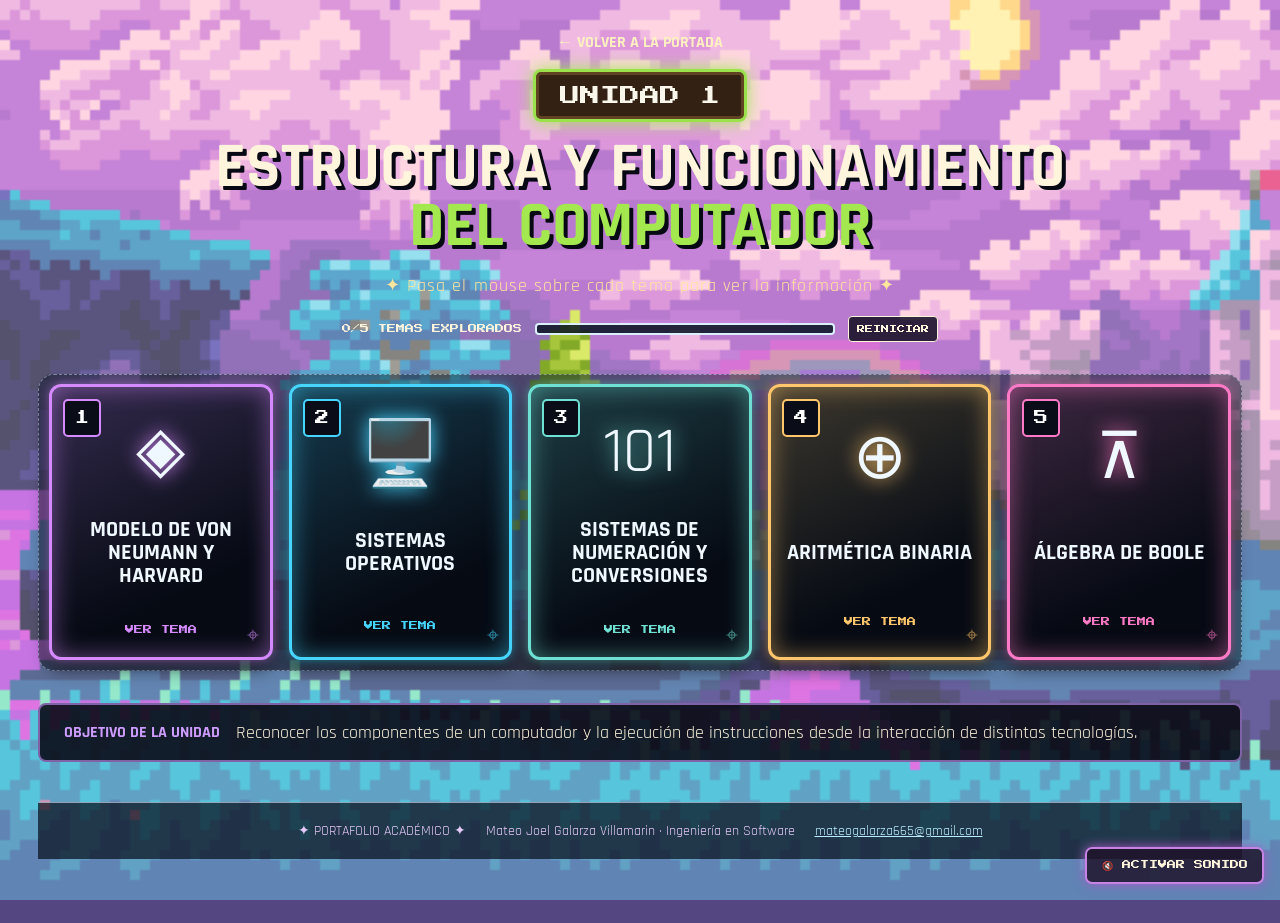
<file: unidad-1.html>
<!doctype html><html lang="es"><head><meta charset="UTF-8"><meta name="viewport" content="width=device-width,initial-scale=1.0"><title>Unidad 1 | Estructura del computador</title><link rel="stylesheet" href="css/estilos.css"><link rel="stylesheet" href="css/unidades.css"></head><body><main class="unidad-pagina unidad-1-pagina"><header class="unidad-cabecera"><a class="volver" href="index.html">← VOLVER A LA PORTADA</a><p class="placa">UNIDAD 1</p><h1>Estructura y funcionamiento <strong>del computador</strong></h1><p class="instruccion">✦ Pasa el mouse sobre cada tema para ver la información ✦</p></header><section class="temas-grid" style="--columnas:5"><article class="tema" tabindex="0" style="--tema-color:#bc78ff"><div class="tema-portada"><span class="numero">1</span><span class="tema-icono">◈</span><h2>Modelo de Von Neumann y Harvard</h2><span class="tema-accion">VER TEMA</span></div><div class="tema-detalle"><span class="numero">1</span><h3>Arquitecturas</h3><p>Conoce cómo se organizan la memoria, la CPU y las entradas/salidas.</p><ul><li>Modelo de Von Neumann: una memoria para datos e instrucciones.</li><li>Modelo Harvard: memorias separadas para datos e instrucciones.</li><li>Componentes: CPU, memoria y E/S.</li></ul><p class="tema-nota">Compara sus ventajas y aplicaciones.</p></div></article><article class="tema" tabindex="0" style="--tema-color:#4dc6ff"><div class="tema-portada"><span class="numero">2</span><span class="tema-icono">🖥️</span><h2>Sistemas operativos</h2><span class="tema-accion">VER TEMA</span></div><div class="tema-detalle"><span class="numero">2</span><h3>Sistemas operativos</h3><p>Aprende cómo el software administra el hardware y sus recursos.</p><ul><li>Gestión de procesos y memoria.</li><li>Administración de archivos y dispositivos.</li><li>Interfaz entre usuario, programas y hardware.</li><li>Ejemplos: Windows, Linux y Android.</li></ul><p class="tema-nota">Identifica sus funciones principales.</p></div></article><article class="tema" tabindex="0" style="--tema-color:#94e950"><div class="tema-portada"><span class="numero">3</span><span class="tema-icono">101</span><h2>Sistemas de numeración y conversiones</h2><span class="tema-accion">VER TEMA</span></div><div class="tema-detalle"><span class="numero">3</span><h3>Numeración</h3><p>Trabaja con las bases que usa un computador para representar información.</p><ul><li>Sistema decimal, binario, octal y hexadecimal.</li><li>Conversión decimal ↔ binario.</li><li>Conversión binario ↔ octal y hexadecimal.</li><li>Lectura de valores en distintas bases.</li></ul><p class="tema-nota">Ejemplo: 25₁₀ = 11001₂.</p></div></article><article class="tema" tabindex="0" style="--tema-color:#ffb43f"><div class="tema-portada"><span class="numero">4</span><span class="tema-icono">⊕</span><h2>Aritmética binaria</h2><span class="tema-accion">VER TEMA</span></div><div class="tema-detalle"><span class="numero">4</span><h3>Operaciones binarias</h3><p>Resuelve operaciones utilizando solamente los dígitos 0 y 1.</p><ul><li>Suma binaria y acarreos.</li><li>Resta binaria.</li><li>Multiplicación binaria.</li><li>División binaria.</li></ul><p class="tema-nota">Practica operaciones paso a paso.</p></div></article><article class="tema" tabindex="0" style="--tema-color:#ff6956"><div class="tema-portada"><span class="numero">5</span><span class="tema-icono">⊼</span><h2>Álgebra de Boole</h2><span class="tema-accion">VER TEMA</span></div><div class="tema-detalle"><span class="numero">5</span><h3>Lógica digital</h3><p>Representa decisiones y circuitos mediante variables lógicas.</p><ul><li>Operadores AND, OR, NOT y XOR.</li><li>Tablas de verdad.</li><li>Expresiones booleanas.</li><li>Aplicaciones en circuitos digitales.</li></ul><p class="tema-nota">Base para diseñar sistemas digitales.</p></div></article></section><footer class="objetivo"><b>Objetivo de la unidad</b><p>Reconocer los componentes de un computador y la ejecución de instrucciones desde la interacción de distintas tecnologías.</p></footer></main><script src="js/script.js"></script></body></html>
</file>
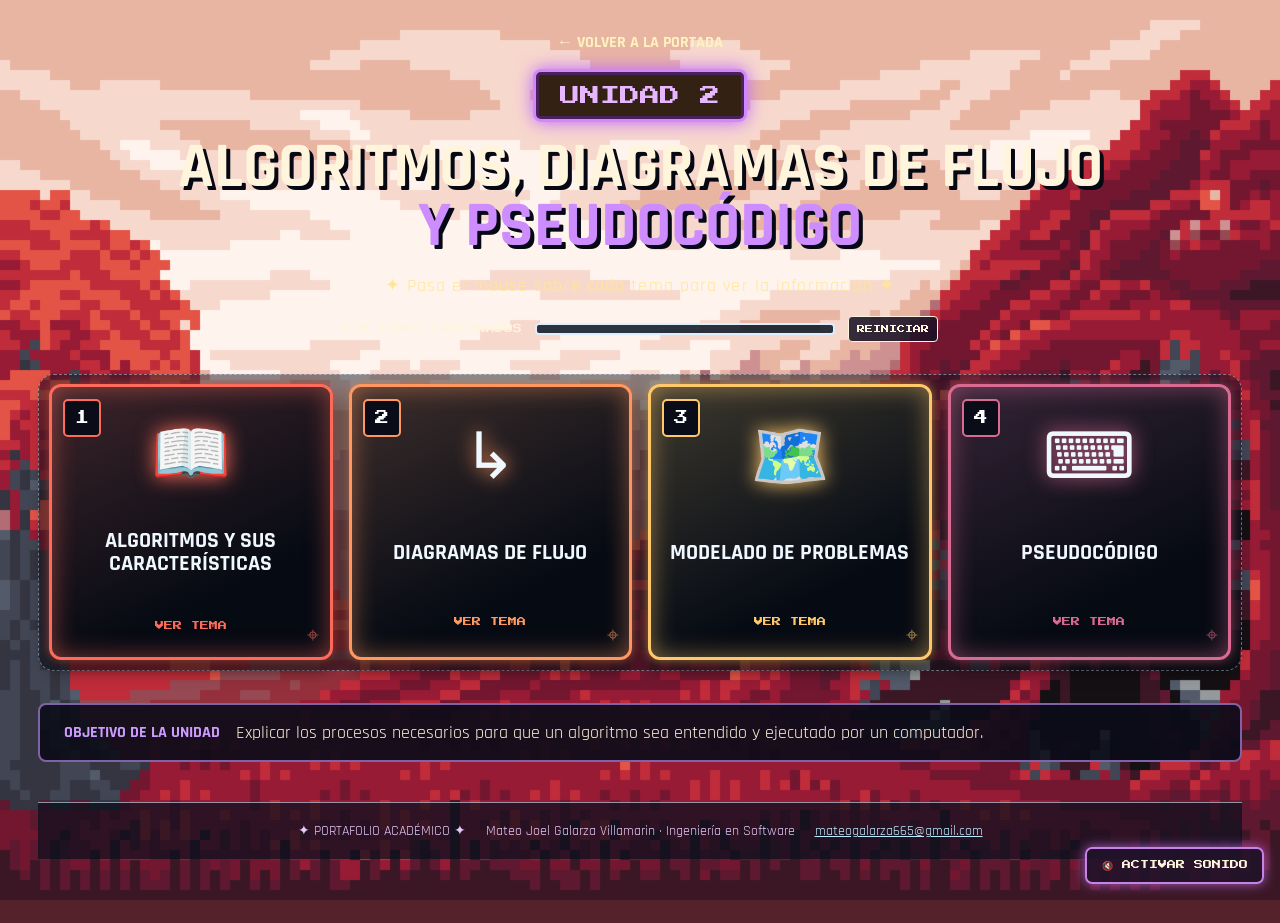
<file: unidad-2.html>
<!doctype html><html lang="es"><head><meta charset="UTF-8"><meta name="viewport" content="width=device-width,initial-scale=1.0"><title>Unidad 2 | Algoritmos</title><link rel="stylesheet" href="css/estilos.css"><link rel="stylesheet" href="css/unidades.css"></head><body><main class="unidad-pagina unidad-2-pagina"><header class="unidad-cabecera"><a class="volver" href="index.html">← VOLVER A LA PORTADA</a><p class="placa">UNIDAD 2</p><h1>Algoritmos, diagramas de flujo <strong>y pseudocódigo</strong></h1><p class="instruccion">✦ Pasa el mouse sobre cada tema para ver la información ✦</p></header><section class="temas-grid" style="--columnas:4"><article class="tema" tabindex="0" style="--tema-color:#d084ff"><div class="tema-portada"><span class="numero">1</span><span class="tema-icono">📖</span><h2>Algoritmos y sus características</h2><span class="tema-accion">VER TEMA</span></div><div class="tema-detalle"><span class="numero">1</span><h3>Algoritmos</h3><p>Un algoritmo es una secuencia de pasos para resolver un problema.</p><ul><li>Preciso y definido.</li><li>Finito y ordenado.</li><li>Efectivo y comprensible.</li><li>Representación y ejemplos cotidianos.</li></ul><p class="tema-nota">La base antes de programar.</p></div></article><article class="tema" tabindex="0" style="--tema-color:#4ac9ff"><div class="tema-portada"><span class="numero">2</span><span class="tema-icono">↳</span><h2>Diagramas de flujo</h2><span class="tema-accion">VER TEMA</span></div><div class="tema-detalle"><span class="numero">2</span><h3>Diagramas de flujo</h3><p>Representa visualmente los pasos y decisiones de un algoritmo.</p><ul><li>Símbolos de inicio, proceso y decisión.</li><li>Entradas y salidas de datos.</li><li>Conexiones y dirección del flujo.</li><li>Construcción de diagramas claros.</li></ul><p class="tema-nota">Convierte ideas en una secuencia visual.</p></div></article><article class="tema" tabindex="0" style="--tema-color:#a4e853"><div class="tema-portada"><span class="numero">3</span><span class="tema-icono">🗺️</span><h2>Modelado de problemas</h2><span class="tema-accion">VER TEMA</span></div><div class="tema-detalle"><span class="numero">3</span><h3>Modelado</h3><p>Utiliza diagramas como herramienta para analizar situaciones reales.</p><ul><li>Identificación del problema.</li><li>Abstracción de datos y procesos.</li><li>Análisis paso a paso.</li><li>Validación de la solución propuesta.</li></ul><p class="tema-nota">Modela antes de construir la solución.</p></div></article><article class="tema" tabindex="0" style="--tema-color:#ffb347"><div class="tema-portada"><span class="numero">4</span><span class="tema-icono">⌨</span><h2>Pseudocódigo</h2><span class="tema-accion">VER TEMA</span></div><div class="tema-detalle"><span class="numero">4</span><h3>Pseudocódigo</h3><p>Escribe algoritmos con palabras estructuradas, sin depender de un lenguaje.</p><ul><li>Inicio y fin.</li><li>Lectura y salida de datos.</li><li>Procesos y asignaciones.</li><li>Reglas para una redacción clara.</li></ul><p class="tema-nota">Prepara el algoritmo para programarlo.</p></div></article></section><footer class="objetivo"><b>Objetivo de la unidad</b><p>Explicar los procesos necesarios para que un algoritmo sea entendido y ejecutado por un computador.</p></footer></main><script src="js/script.js"></script></body></html>
</file>
<file: css/estilos.css>
@import url('https://fonts.googleapis.com/css2?family=Press+Start+2P&family=Rajdhani:wght@500;600;700&display=swap');

:root { color: #fff4dc; background: #1c0710; font-family: Rajdhani, sans-serif; }
* { box-sizing: border-box; }
body { min-height: 100vh; margin: 0; overflow-x: hidden; background: #1c0710 url('../assets/fondo-portada.gif') center / cover fixed no-repeat; }
.estrellas { display: none; }
.pagina { width: min(1100px, 92%); margin: 0 auto; padding: 4rem 0; }
.hero { display: flex; align-items: center; justify-content: center; gap: 2.7rem; padding: 2rem; text-align: left; }
.perfil { position: relative; flex: 0 0 190px; transition: transform .35s ease; }
.perfil::before { position: absolute; z-index: 1; top: -88px; left: 50%; width: 76px; height: 96px; content: ''; transform: translateX(-50%); background: url('../assets/mascota-perfil.gif') center / contain no-repeat; }
.perfil:hover { transform: scale(1.14) rotate(-2deg); z-index: 2; }
.perfil-foto { aspect-ratio: 1; border: 5px solid #c783e3; border-radius: 50%; background: #17213f url('../assets/foto-perfil.jpeg') 50% 35% / cover no-repeat; box-shadow: 0 0 0 5px #422d4d, 0 0 28px #a85ac7; }
.perfil-pista { display: block; margin-top: .7rem; color: #b6ff68; font: 9px 'Press Start 2P'; text-align: center; opacity: .7; }
.etiqueta, .nivel { font: 11px 'Press Start 2P'; color: #b6ff68; letter-spacing: 1px; }
h1 { margin: .6rem 0; font: 700 clamp(2rem, 6vw, 4.2rem)/.92 Rajdhani; text-transform: uppercase; text-shadow: 4px 4px #060914; }
h1 strong { color: #91de45; } .titulo > p:last-child { margin: 0; font-size: 1.25rem; color: #c6d6ed; }
.datos { display: grid; grid-template-columns: 1fr 1fr; gap: .45rem 2rem; padding: 1.5rem 2rem; border: 2px solid #62748f; border-radius: 14px; background: rgba(3, 10, 27, .8); box-shadow: inset 0 0 22px #152747, 0 0 20px #000; }
.datos p { margin: 0; font-size: 1.13rem; }.datos span { margin-right: .75rem; }.datos b { margin-right: .65rem; color: #b6ff68; text-transform: uppercase; }
.unidades { display: grid; grid-template-columns: repeat(3, 1fr); gap: 1.3rem; margin-top: 2rem; }
.tarjeta { position: relative; display: flex; min-height: 300px; padding: 1.4rem; isolation: isolate; flex-direction: column; overflow: hidden; border: 3px solid currentColor; border-radius: 12px; color: #ff75b5; text-decoration: none; background: linear-gradient(145deg, rgba(91, 25, 12, .96), rgba(25, 3, 12, .97)); box-shadow: inset 0 0 25px currentColor, 0 9px 18px #0008; transition: transform .25s, filter .25s; }
.tarjeta::before { position: absolute; inset: 0; z-index: -1; content: ''; opacity: .78; background: url('../assets/jefe-unidad-1.gif') center / contain no-repeat; transition: transform .35s; }.tarjeta:hover { transform: translateY(-10px) scale(1.025); filter: brightness(1.15); }.tarjeta:hover::before { transform: scale(1.16); }
.unidad-2 { color: #dd79ff; background: linear-gradient(145deg, #4b1337, #160313); }.unidad-2::before { background-image: url('../assets/jefe-unidad-2.gif'); }.unidad-3 { color: #8f8cff; background: linear-gradient(145deg, #20245f, #100b30); }.unidad-3::before { background-image: url('../assets/jefe-unidad-3.gif'); }
.nivel { display: inline-block; align-self: flex-start; padding: .65rem .7rem; border: 1px solid currentColor; background: #071225d9; }.icono { margin: 1.5rem 0 .5rem; font-size: 4rem; filter: drop-shadow(0 0 8px currentColor); transition: transform .25s; }.tarjeta:hover .icono { transform: rotate(-10deg) scale(1.22); }.tarjeta h2 { margin: .2rem 0; font-size: 1.8rem; }.tarjeta p { font-size: 1.08rem; }.abrir { margin-top: auto; font-weight: 700; font-size: 1.2rem; }
.unidad-3 .icono { font-size: 0; }.unidad-3 .icono::after { content: '❄'; font-size: 4rem; }
.particulas { position: absolute; inset: 0; z-index: -1; opacity: 0; background-image: radial-gradient(currentColor 1px, transparent 2px), radial-gradient(currentColor 2px, transparent 3px); background-size: 28px 28px, 64px 64px; transition: opacity .2s; }.tarjeta:hover .particulas { opacity: .9; animation: particulas 1s linear infinite; }
@keyframes particulas { from { transform: translateY(20px); } to { transform: translateY(-35px); } } @keyframes viajar { to { background-position: 52px 105px, 98px 132px; } }
@media (max-width: 720px) { .pagina { padding: 2rem 0; }.hero { flex-direction: column; gap: 1rem; text-align: center; }.perfil { flex-basis: 150px; width: 150px; }.datos, .unidades { grid-template-columns: 1fr; }.datos { gap: .6rem; }.tarjeta { min-height: 230px; } }
.pantalla-carga { position: fixed; inset: 0; z-index: 20; display: grid; place-items: center; color: #f8d6ff; background: #130d20; font: 15px 'Press Start 2P'; transition: opacity .45s ease, visibility .45s ease; }.cargado .pantalla-carga { visibility: hidden; opacity: 0; }.boton-audio { position: fixed; right: 1rem; bottom: 1rem; z-index: 10; padding: .7rem .9rem; border: 2px solid #c783e3; border-radius: 7px; color: #fff4dc; background: #20132bd9; box-shadow: 0 0 12px #a85ac7; font: 9px 'Press Start 2P'; cursor: pointer; }.boton-audio[aria-pressed='true'] { border-color: #8de5ff; box-shadow: 0 0 16px #62cbf4; }.pie-pagina { display: flex; gap: .55rem 1.25rem; justify-content: center; margin: 3rem auto 0; padding: 1.2rem; border-top: 1px solid #a85ac788; color: #e7cafa; font-size: .9rem; text-align: center; flex-wrap: wrap; }.pie-pagina a { color: #8de5ff; }.progreso-portada { margin-top: .9rem; color: currentColor; font: 8px 'Press Start 2P'; opacity: .9; }
.calificacion { display: flex; gap: .55rem; align-items: center; margin-top: .75rem; color: #ffe56e; font: 18px/1 sans-serif; text-shadow: 0 0 7px #ffbf36; }.estrellas-calificacion { color: #ffe56e; letter-spacing: 1px; }.valor-calificacion { padding: .25rem .35rem; border: 1px solid currentColor; border-radius: 4px; color: #fff8cf; font: 8px 'Press Start 2P'; }.tarjeta:hover .estrellas-calificacion { animation: brillo-estrellas .55s ease-in-out infinite alternate; }@keyframes brillo-estrellas { from { transform: translateY(0) scale(1); text-shadow: 0 0 7px #ffbf36; } to { transform: translateY(-3px) scale(1.12); text-shadow: 0 0 15px #fff2a0, 0 0 25px #ffbc32; } }
</file>
<file: css/unidades.css>
.unidad-pagina { width: min(1420px, 94%); margin: auto; padding: 2rem 0 4rem; }
body:has(.unidad-1-pagina) { background: #544681 url('../assets/fondo-unidad-1.gif') center / cover fixed no-repeat; }
body:has(.unidad-2-pagina) { background: #55212a url('../assets/fondo-unidad-2.gif') center / cover fixed no-repeat; }
body:has(.unidad-3-pagina) { background: #5d7fae url('../assets/fondo-unidad-3.gif') center / cover fixed no-repeat; }
.unidad-3-pagina .tema:nth-child(1) { --tema-color: #9be7ff !important; }
.unidad-3-pagina .tema:nth-child(2) { --tema-color: #4fc3ff !important; }
.unidad-3-pagina .tema:nth-child(3) { --tema-color: #b7d2ff !important; }
.unidad-3-pagina .tema:nth-child(4) { --tema-color: #7c9cff !important; }
.unidad-3-pagina .tema:nth-child(5) { --tema-color: #d6b9ff !important; }
.unidad-3-pagina .tema { box-shadow: inset 0 0 24px color-mix(in srgb, var(--tema-color) 48%, transparent), 0 0 12px color-mix(in srgb, var(--tema-color) 58%, transparent), 0 8px 18px #000a; }
.unidad-3-pagina .tema:hover, .unidad-3-pagina .tema:focus { box-shadow: inset 0 0 32px color-mix(in srgb, var(--tema-color) 62%, transparent), 0 0 26px var(--tema-color), 0 14px 22px #000b; }
.unidad-2-pagina .tema:nth-child(1) { --tema-color: #ff6b5a !important; }
.unidad-2-pagina .tema:nth-child(2) { --tema-color: #ff9761 !important; }
.unidad-2-pagina .tema:nth-child(3) { --tema-color: #ffc96b !important; }
.unidad-2-pagina .tema:nth-child(4) { --tema-color: #d96a91 !important; }
.unidad-2-pagina .tema { box-shadow: inset 0 0 24px color-mix(in srgb, var(--tema-color) 48%, transparent), 0 0 12px color-mix(in srgb, var(--tema-color) 58%, transparent), 0 8px 18px #000a; }
.unidad-2-pagina .tema:hover, .unidad-2-pagina .tema:focus { box-shadow: inset 0 0 32px color-mix(in srgb, var(--tema-color) 62%, transparent), 0 0 26px var(--tema-color), 0 14px 22px #000b; }
.unidad-1-pagina .tema:nth-child(1) { --tema-color: #d68aff !important; }
.unidad-1-pagina .tema:nth-child(2) { --tema-color: #45d5ff !important; }
.unidad-1-pagina .tema:nth-child(3) { --tema-color: #6fe0d4 !important; }
.unidad-1-pagina .tema:nth-child(4) { --tema-color: #ffc66b !important; }
.unidad-1-pagina .tema:nth-child(5) { --tema-color: #ff7ac6 !important; }
.unidad-1-pagina .tema { box-shadow: inset 0 0 24px color-mix(in srgb, var(--tema-color) 48%, transparent), 0 0 12px color-mix(in srgb, var(--tema-color) 58%, transparent), 0 8px 18px #000a; }
.unidad-1-pagina .tema:hover, .unidad-1-pagina .tema:focus { box-shadow: inset 0 0 32px color-mix(in srgb, var(--tema-color) 62%, transparent), 0 0 26px var(--tema-color), 0 14px 22px #000b; }
.unidad-cabecera { text-align: center; margin-bottom: 2rem; }
.volver { display: inline-block; color: #fff1c0; font-weight: 700; text-decoration: none; }
.unidad-cabecera .placa { display: table; margin: 1rem auto; padding: .85rem 1.5rem; border: 3px solid #9ae14c; border-radius: 8px; color: #f9f7eb; background: #332114; box-shadow: inset 0 0 0 3px #604322, 0 0 18px #a4eb56; font: 20px 'Press Start 2P'; }
.unidad-cabecera h1 { margin: .7rem 0; font-size: clamp(2rem, 5vw, 4.8rem); }.unidad-cabecera h1 strong { display: block; color: #a4e84f; }
.instruccion { color: #ffe69c; font-size: 1.15rem; letter-spacing: .06em; }
.temas-grid { display: grid; grid-template-columns: repeat(var(--columnas, 5), minmax(0, 1fr)); gap: 1rem; align-items: start; }
.tema { position: relative; min-height: 270px; overflow: hidden; border: 3px solid var(--tema-color); border-radius: 12px; outline: none; color: #eff7ff; background: linear-gradient(155deg, color-mix(in srgb, var(--tema-color) 22%, #07101c 78%), #060a13 72%); box-shadow: inset 0 0 20px color-mix(in srgb, var(--tema-color) 38%, transparent), 0 8px 18px #000a; transition: min-height .45s ease, transform .3s ease, box-shadow .3s ease; }
.tema:hover, .tema:focus { min-height: 510px; transform: translateY(-8px); box-shadow: inset 0 0 28px color-mix(in srgb, var(--tema-color) 52%, transparent), 0 0 20px var(--tema-color), 0 14px 22px #000b; z-index: 2; }
.tema-portada { display: grid; min-height: 270px; padding: 1rem; place-items: center; text-align: center; }.numero { position: absolute; top: .7rem; left: .7rem; display: grid; width: 38px; height: 38px; place-items: center; border: 2px solid var(--tema-color); border-radius: 5px; color: #fff; background: #0a0d18; font: 14px 'Press Start 2P'; }
.tema h2 { margin: .7rem 0; font-size: clamp(1.15rem, 1.7vw, 1.45rem); text-transform: uppercase; line-height: 1.05; }.tema-icono { font-size: 4rem; filter: drop-shadow(0 0 10px var(--tema-color)); }.tema-accion { margin: .7rem 0 0; color: var(--tema-color); font: 9px 'Press Start 2P'; }
.tema-detalle { position: absolute; inset: 0; display: flex; flex-direction: column; padding: 1rem; opacity: 0; transform: translateY(35px); pointer-events: none; background: linear-gradient(180deg, #07101cf4, color-mix(in srgb, #07101c 78%, var(--tema-color) 22%)); transition: opacity .3s ease, transform .4s ease; }.tema:hover .tema-detalle, .tema:focus .tema-detalle { opacity: 1; transform: translateY(0); pointer-events: auto; }
.tema-detalle h3 { margin: .35rem 0 .8rem 2.7rem; color: var(--tema-color); font-size: 1.22rem; text-transform: uppercase; }.tema-detalle p { margin: 0 0 .75rem; font-size: 1.05rem; line-height: 1.1; }.tema-detalle ul { margin: 0; padding-left: 1.1rem; line-height: 1.22; }.tema-detalle li { margin-bottom: .38rem; }.tema-detalle li::marker { color: var(--tema-color); }.tema-nota { margin-top: auto !important; padding-top: .75rem; color: #ffe99d; border-top: 1px solid color-mix(in srgb, var(--tema-color) 60%, transparent); font-weight: 700; }
.objetivo { display: flex; gap: 1rem; align-items: center; margin: 2rem auto 0; padding: 1rem 1.5rem; border: 2px solid #8063a6; border-radius: 8px; background: #0a0c18e6; }.objetivo b { color: #ce9cff; text-transform: uppercase; }.objetivo p { margin: 0; font-size: 1.15rem; }
.unidad-2-pagina .placa { border-color: #d187ff; color: #e6b6ff; box-shadow: inset 0 0 0 3px #4a225b, 0 0 18px #bc61ff; }.unidad-2-pagina h1 strong { color: #ce8dff; }.unidad-3-pagina .placa { border-color: #ffad45; box-shadow: inset 0 0 0 3px #663414, 0 0 18px #ff8a42; }.unidad-3-pagina h1 strong { color: #ffad45; }
@media (max-width: 1050px) { .temas-grid { grid-template-columns: repeat(2, minmax(0, 1fr)); } }.@media (max-width: 580px) { .temas-grid { grid-template-columns: 1fr; }.objetivo { align-items: flex-start; flex-direction: column; } }
.temas-grid { position: relative; padding: .6rem; border: 1px dashed #dcecff77; border-radius: 16px; background: #07101c77; }.tema::after { position: absolute; right: .65rem; bottom: .55rem; content: '⌖'; color: var(--tema-color); font-size: 1.3rem; opacity: .6; }.tema.completado::after { content: '✓'; opacity: 1; }.progreso-unidad { display: grid; grid-template-columns: auto minmax(130px, 300px) auto; gap: .8rem; align-items: center; justify-content: center; margin: 1rem 0 1.8rem; color: #fff4dc; font: 9px 'Press Start 2P'; }.barra-progreso { height: 12px; overflow: hidden; border: 2px solid #dbefff; border-radius: 4px; background: #081321d9; }.barra-progreso i { display: block; width: 0; height: 100%; background: linear-gradient(90deg, #7ee7ff, #d8b8ff); box-shadow: 0 0 12px #8de5ff; transition: width .35s ease; }.reiniciar-progreso { padding: .5rem; border: 1px solid #fff4dc; border-radius: 4px; color: #fff4dc; background: #171126dd; font: 8px 'Press Start 2P'; cursor: pointer; }.tema.completado { outline: 2px solid #e7fbd2; }.unidad-pagina .pie-pagina { margin-top: 2.5rem; border-color: #dcecff99; background: #07101cb8; }.unidad-pagina .pie-pagina a { color: #b9edff; }
@media (max-width: 580px) { .boton-audio { right: .7rem; bottom: .7rem; }.pie-pagina { margin-top: 2rem; font-size: .82rem; }.progreso-unidad { grid-template-columns: 1fr; justify-items: center; }.barra-progreso { width: min(100%, 300px); }.temas-grid { padding: .35rem; }.tema { min-height: 250px; } }
</file>
